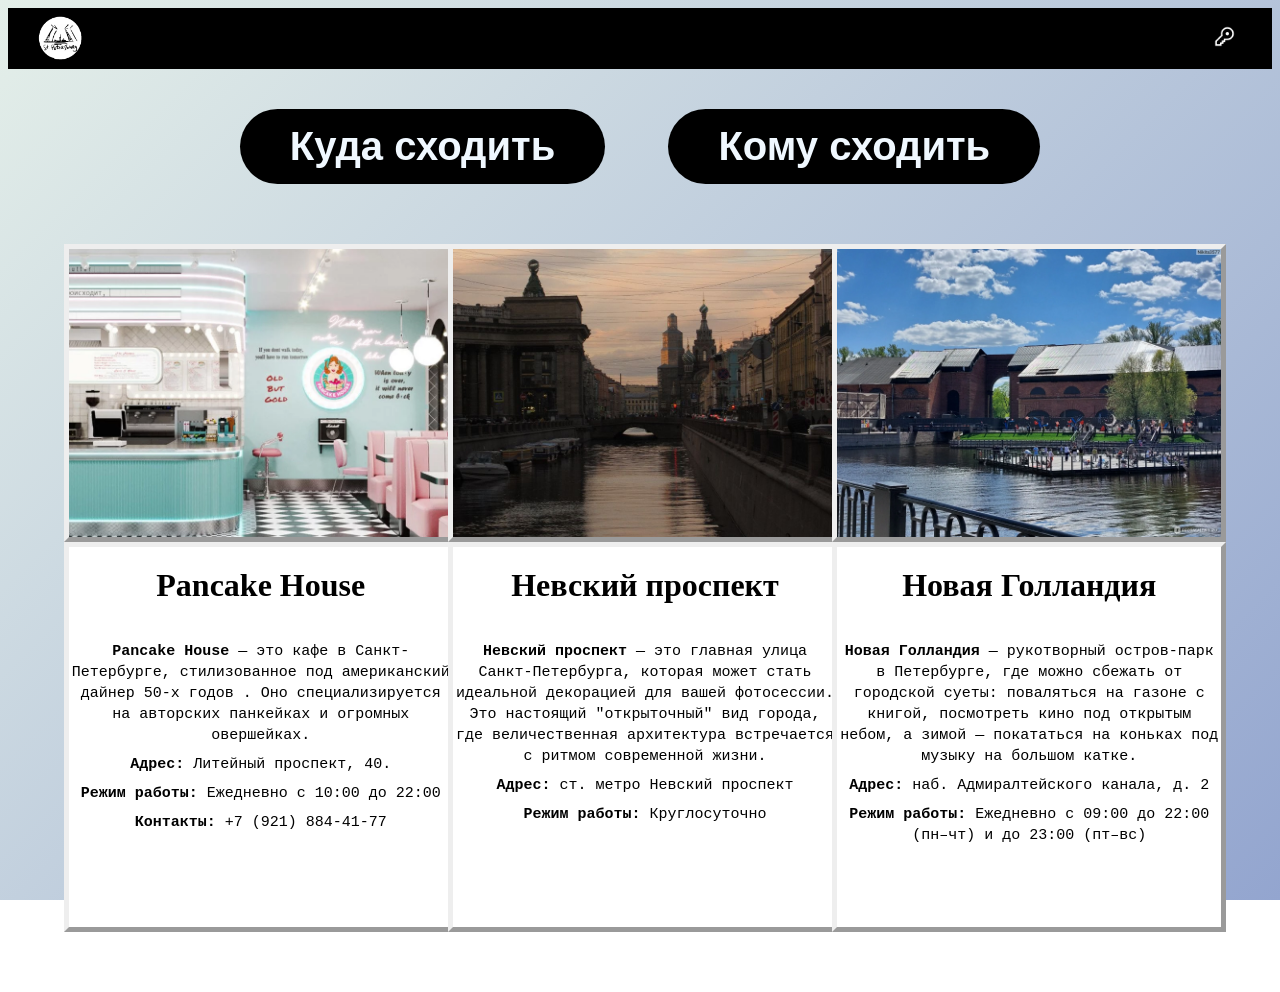
<file: index.html>
<!DOCTYPE html>
<head>
    <meta charset="UTF-8">
    <meta name="viewport" content="width=device-width, initial-scale=1.0">
    <title>GeoPeter</title>
    <link rel="stylesheet" href="style.css">
</head>
<body> 
    <header>
        <img class="logo" src="pictures/Логотип.png" alt="Логотип">
        <a href="registration/registration.html"><img class="entrance" src="pictures/вход.jpg" alt="Вход"></a>
    </header>

    <div class="button">
        <a href="where.html" class="Куда"><strong>Куда сходить</strong></a>
        <a href="who.html" class="Кому"><strong>Кому сходить</strong></a>
    </div>

    <div class="main">
    
    <div class="card_first">
        <img class= "PancakeHouse" src="pictures/Pancake House.webp" alt="Pancake House">
        <div class="main_first">
            <dl>
            <li class="title">
                <strong>Pancake House</strong>
            </li>
            <br>
            <li>
                <strong>Pancake House</strong> — это кафе в Санкт-Петербурге, стилизованное под американский дайнер 50-х годов . Оно специализируется на авторских панкейках и огромных овершейках.
            </li>
            <li>
                <strong>Адрес:</strong> Литейный проспект, 40.
            </li>
            <li>
                <strong>Режим работы:</strong> Ежедневно с 10:00 до 22:00
            </li>
            <li>
                <strong>Контакты:</strong> +7 (921) 884-41-77
            </li>
            </dl>
        </div>
    </div>
    <div class="card_second">
        <img class= "Nevskiy" src="pictures/Nevskiy.jpg" alt="Nevskiy">
        <div class="main_first">
            <dl>
            <li class="title">
                <strong>Невский проспект</strong>
            </li>
            <br>
            <li>
                <strong>Невский проспект</strong> — это главная улица Санкт-Петербурга, которая может стать идеальной декорацией для вашей фотосессии. Это настоящий "открыточный" вид города, где величественная архитектура встречается с ритмом современной жизни.
            </li>
            <li>
                <strong>Адрес:</strong> ст. метро Невский проспект
            </li>
            <li>
                <strong>Режим работы:</strong> Круглосуточно
            </li>
            </dl>
        </div>
    </div>
    <div class="card_third">
        <img class= "NewHolland" src="pictures/New Holland.webp" alt="New Holland">
        <div class="main_third">
            <dl>
            <li class="title">
                <strong>Новая Голландия</strong>
            </li>
            <br>
            <li>
               <strong>Новая Голландия</strong> — рукотворный остров-парк в Петербурге, где можно сбежать от городской суеты: поваляться на газоне с книгой, посмотреть кино под открытым небом, а зимой — покататься на коньках под музыку на большом катке.
            </li>
            <li>
                <strong>Адрес:</strong> наб. Адмиралтейского канала, д. 2
            </li>
            <li>
                <strong>Режим работы:</strong> Eжедневно с 09:00 до 22:00 (пн–чт) и до 23:00 (пт–вс)
            </li>
            </dl>
        </div>
    </div>

    </div>
</body>
</html>
</file>
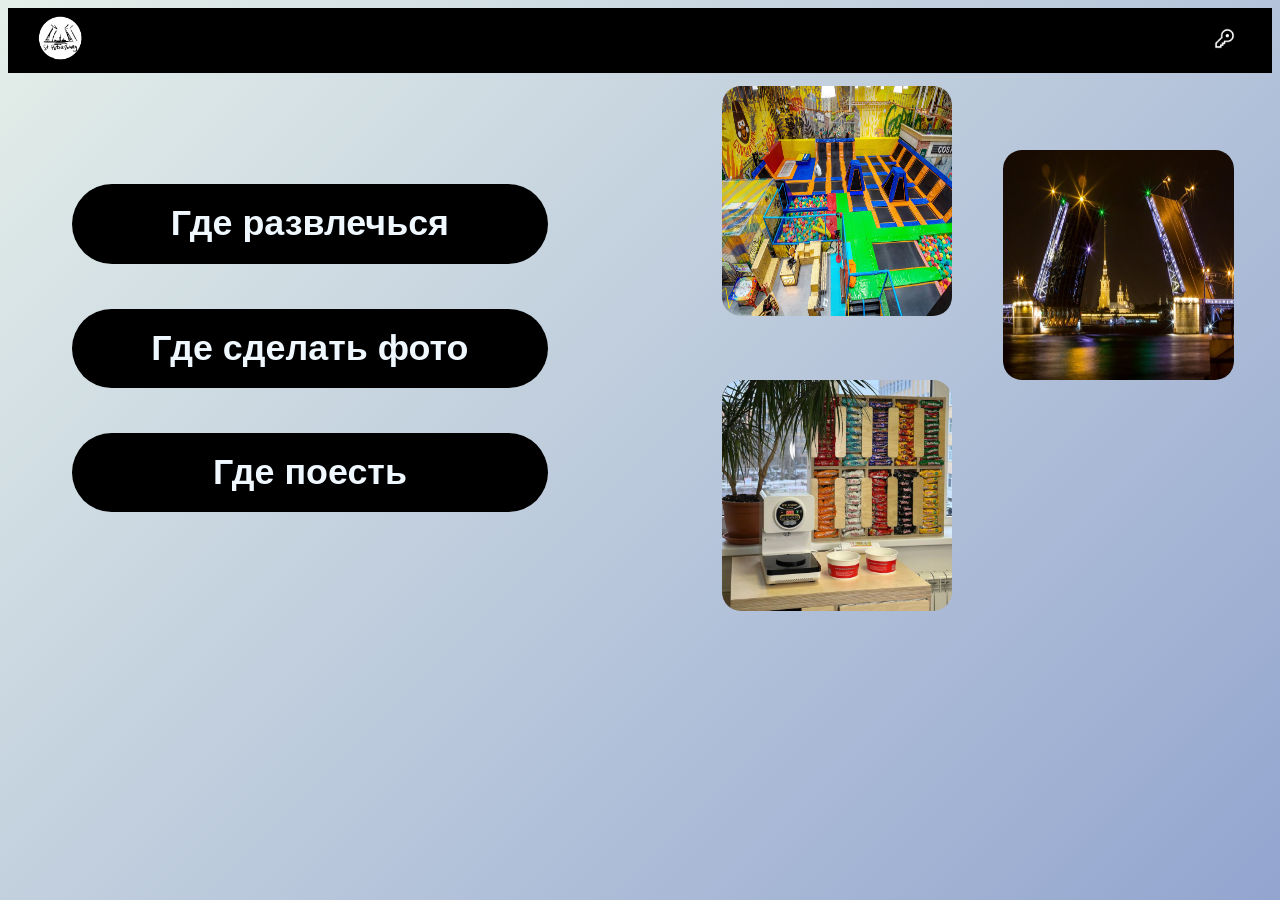
<file: where.html>
<!DOCTYPE html>
<html lang="en">
<head>
    <meta charset="UTF-8">
    <meta name="viewport" content="width=device-width, initial-scale=1.0">
    <title>GeoPeter</title>
    <link rel="stylesheet" href="where.css">
</head>
<body>
    <header>
         <a href="index.html"><img class="logo" src="pictures/Логотип.png" alt="Логотип"></a>
         <a href="registration/registration.html"><img class="entrance" src="pictures/вход.jpg" alt="Вход"></a>
    </header>
    <main class="main">
    
    <div class="text">
        <a href="places/where/fun/fun.html" class="button">Где развлечься</a>
        <a href="places/where/эphoto/photo.html" class="button">Где сделать фото</a>
        <a href="places/where/eat/eat.html" class="button">Где поесть</a>
    </div>

    <div class="photo">
        <img class = "image" src="pictures/where_fun.jpg" alt="image">
        <img class = "image" src="pictures/где_сфотографировать.jpg" alt="image">
        <img class = "image" src="pictures/где_поесть.jpg" alt="image">
    </div>
    
</main>
</body>
</html>
</file>
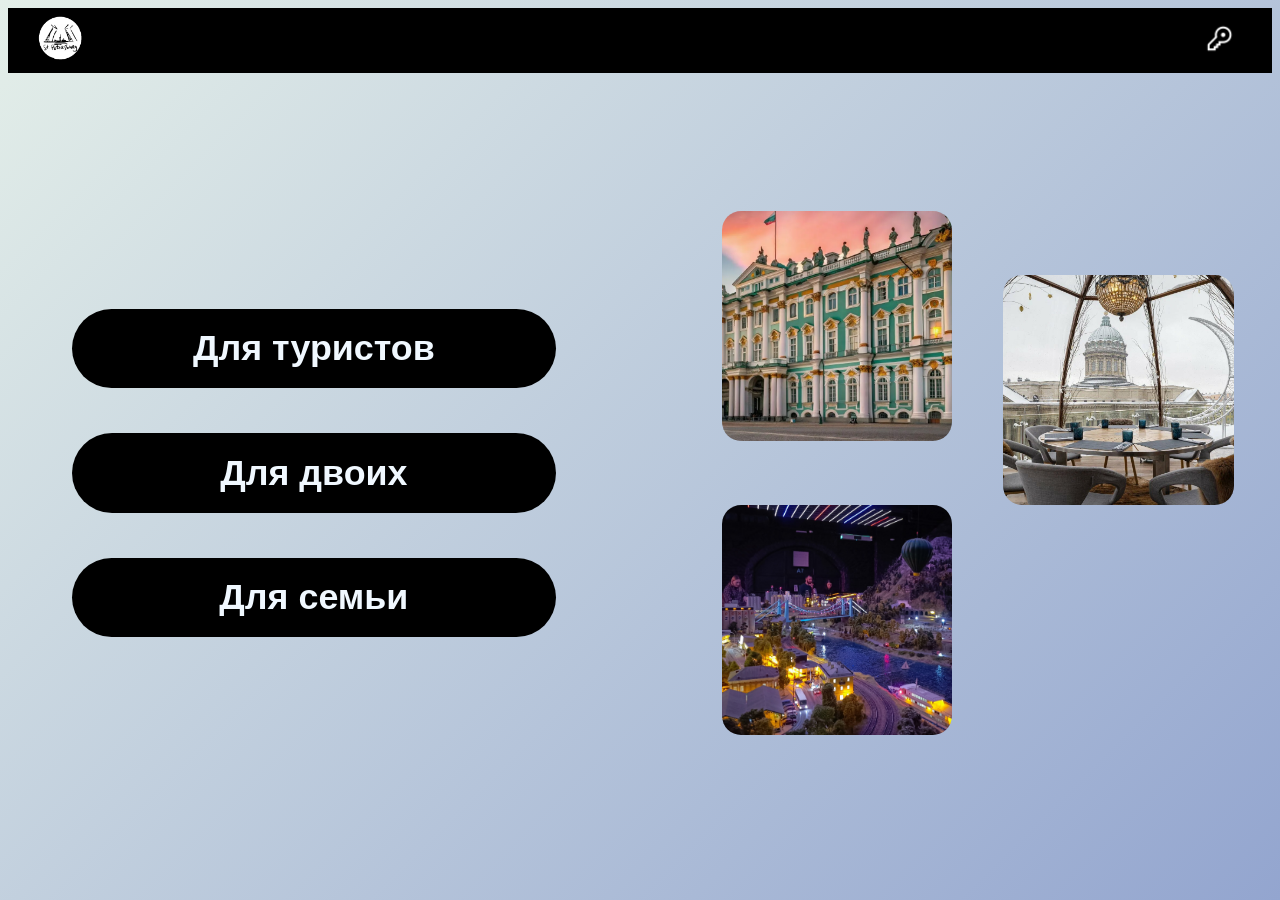
<file: who.html>
<!DOCTYPE html>
<html lang="ru">
    <head>
        <meta charset="UTF-8">
        <meta name="viewport" content="width=device-width, initial-scale=1.0">
        <title>GeoPeter</title>
        <link rel="stylesheet" href="who.css">
    </head>
    <body>
        <header>
            <a href="index.html"><img class="logo" src="pictures/Логотип.png" alt="Логотип"></a>
            <a href="registration/registration.html"><img class="entrance" src="pictures/вход.jpg" alt="Вход"></a>
        </header>
        <main class="main">
            <div class="text">
                <a href="places/who/tourist/tourist.html" class="button">Для туристов</a>
                <a href="places/who/lovers/lovers.html" class="button">Для двоих</a>
                <a href="places/who/family/family.html" class="button">Для семьи</a>
            </div>
            <div class="photo">
                <img class = "image" src="pictures/для_туристов.webp" alt="image">
                <img class = "image" src="pictures/для_двоих.jpg" alt="image">
                <img class = "image" src="pictures/для_семьи.jpg" alt="image">
            </div>
        </main>
    </body>
</html>
</file>
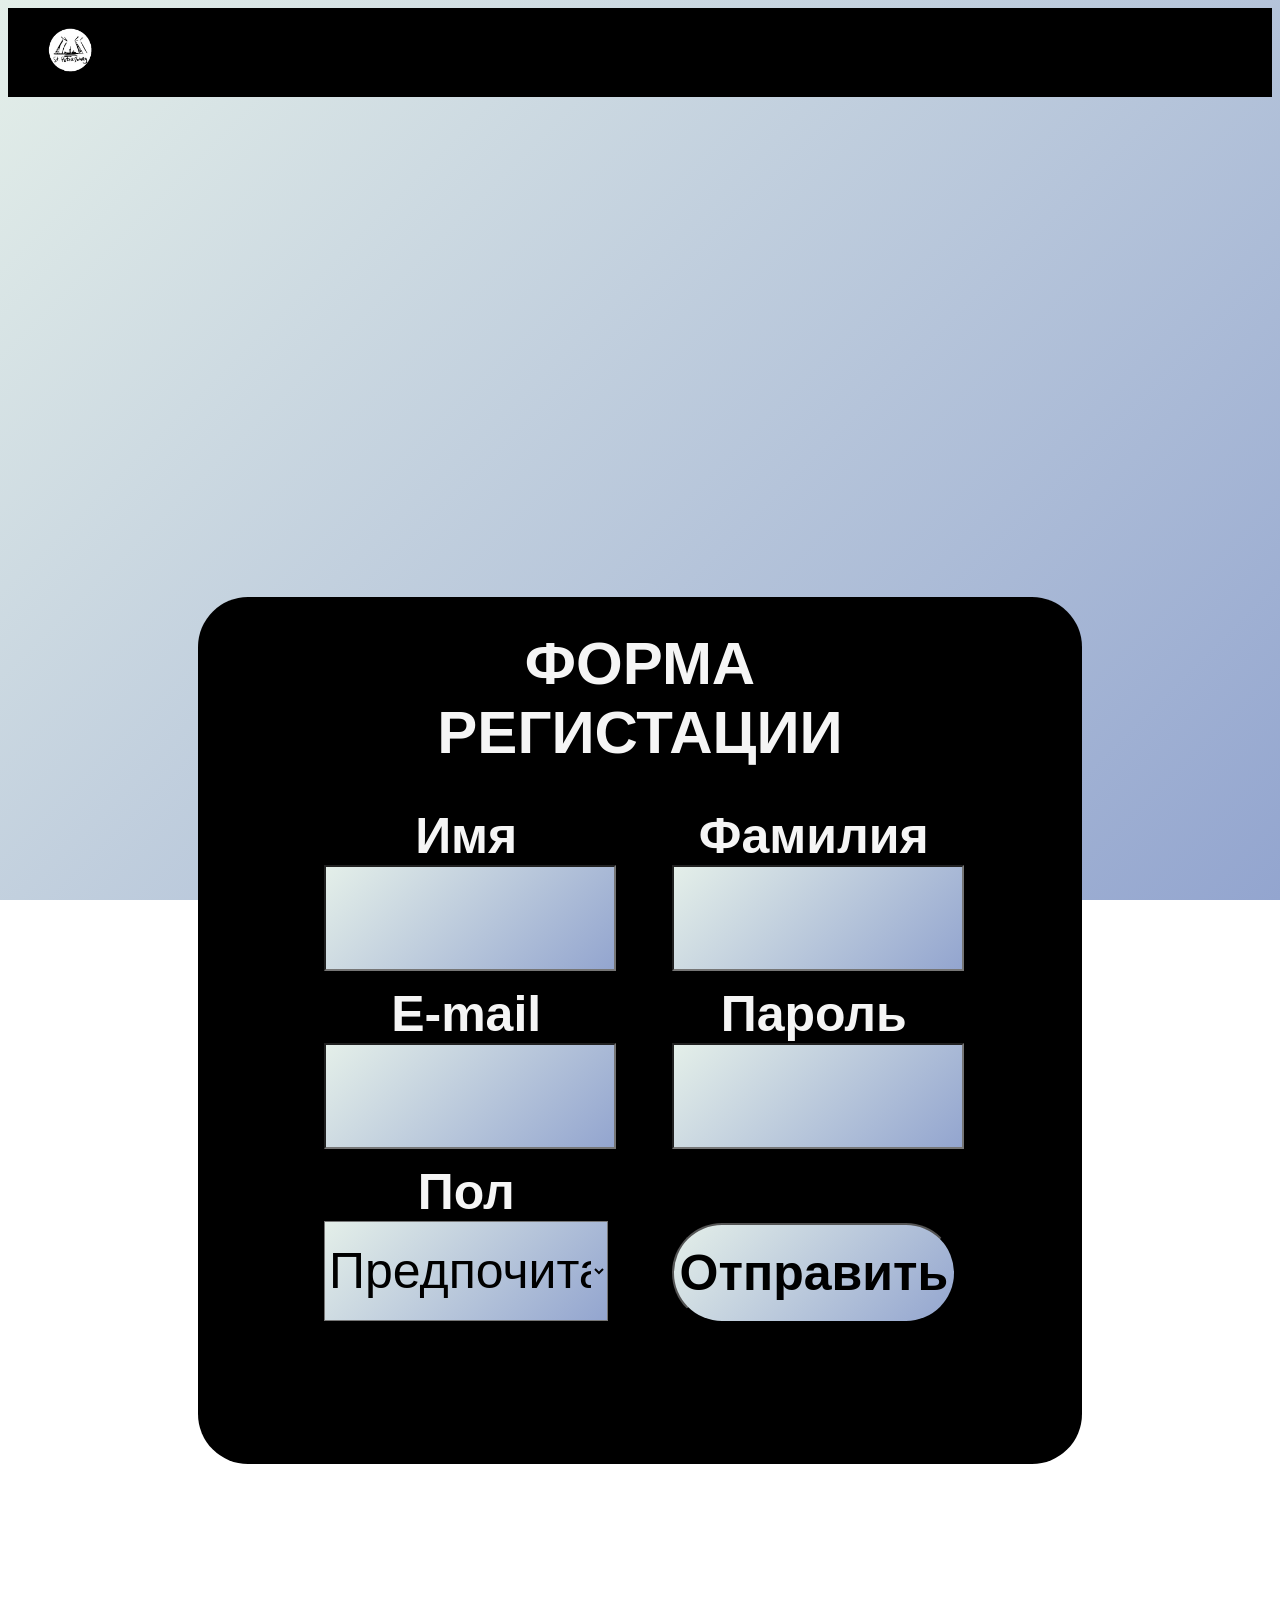
<file: registration/registration.html>
<!DOCTYPE html>
<html lang="ru">
<head>
    <meta charset="UTF-8">
    <meta name="viewport" content="width=device-width, initial-scale=1.0">
    <title>GeoPeter</title>
    <link rel="stylesheet" href="registration.css">
</head>
<body>
    <header>
        <a href="../index.html"><img class="logo" src="../pictures/Логотип.png" alt="Логотип"></a>
    </header>

    <form class="registration" id="registration">
        <h1 style="color:whitesmoke">ФОРМА РЕГИСТАЦИИ</h1>

        <div class="left">

        <label style="color:whitesmoke">Имя</label></br>
        <input type="text" size="50" name="name" id="name"/></br>

        <label style="color:whitesmoke">E-mail</label></br>
        <input type="email" size="50" name="email" id="email"/></br>

        <label style="color:whitesmoke">Пол</label></br>
        <select name="gender">
        <option value="female">Предпочитаю не говорить</option>
        <option value="male">Женский</option>
        <option value="other">Мужской</option>
        </select></br>

        </div>

        <div class="right">

        <label style="color:whitesmoke">Фамилия</label>
        <input type="text" size="50" name="surname" id="surname"/></br>

        <label style="color:whitesmoke">Пароль</label></br>
        <input type="password" size="50" name="password" id="password"/></br>

        <button type="submit">Отправить</button>
        
        </div>
        
    </form>
    <script src="validation.js"></script>
</body>
</html>
</file>
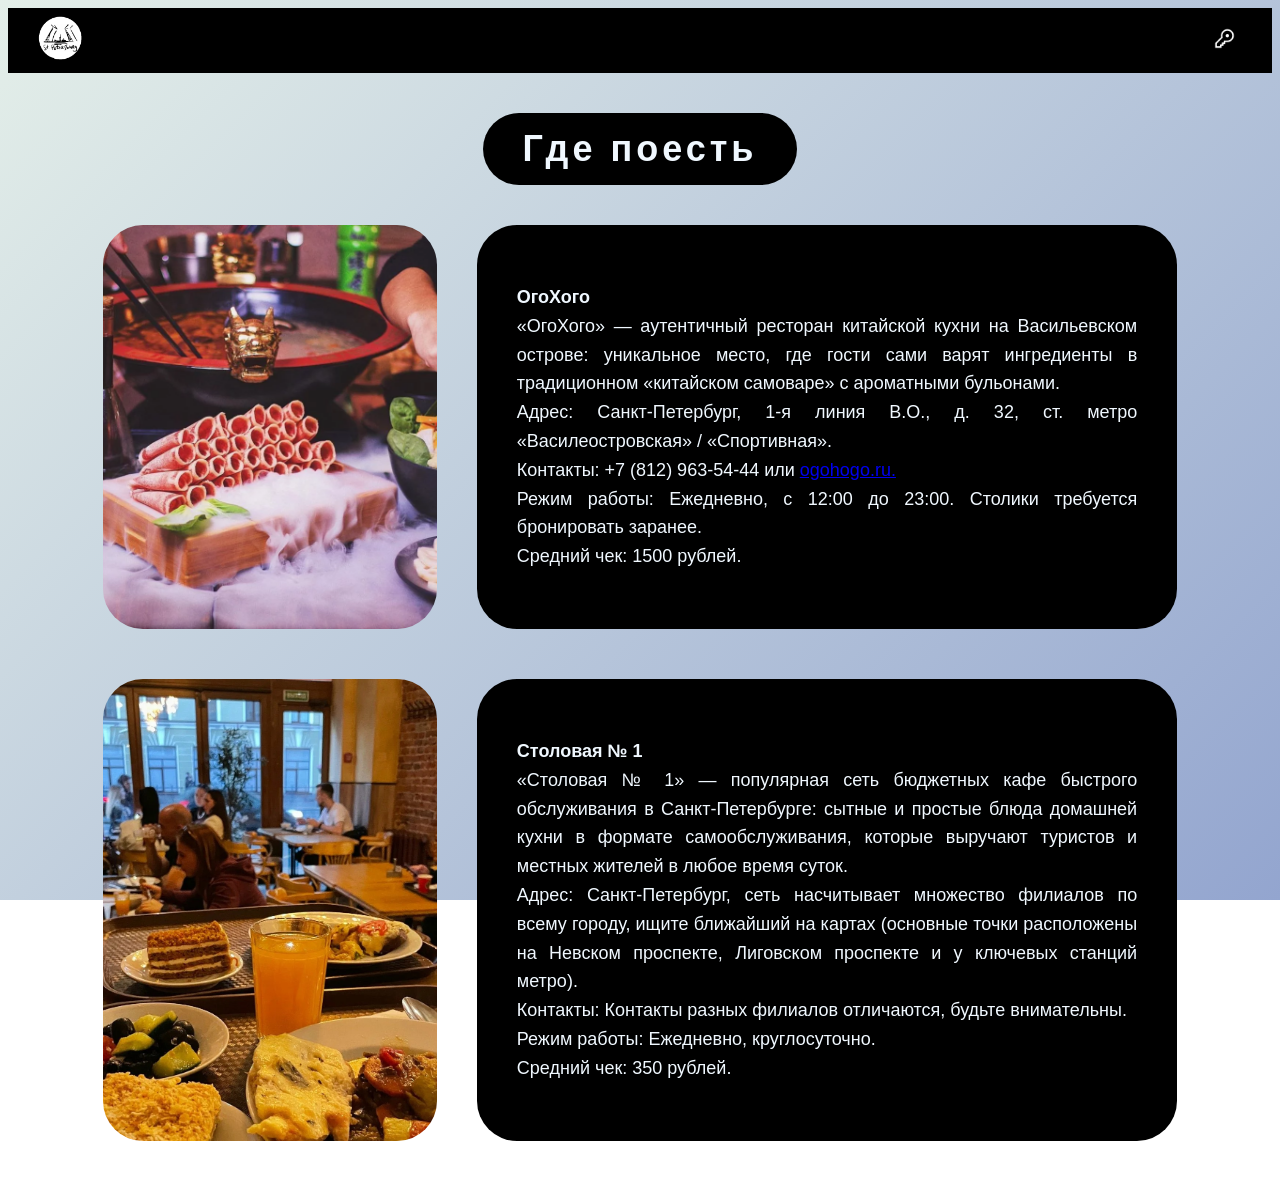
<file: places/where/eat/eat.html>
<!DOCTYPE html>
<head>
    <meta charset="UTF-8">
    <meta name="viewport" content="width=device-width, initial-scale=1.0">
    <title>GeoPeter</title>
    <link rel="stylesheet" href="eat.css">
</head>
<body> 
    <header>
        <a href="../../../index.html"><img class="logo" src="../../../pictures/Логотип.png" alt="Логотип"></a>
        <a href="../../../registration/registration.html"><img class="entrance" src="../../../pictures/вход.jpg" alt="Вход"></a>
    </header>

    <div class="name">Где поесть</div>

   <main class="main">
    <div class="card">
        <div class="text">
            <p><strong>ОгоХого</strong><br>
                «ОгоХого» — аутентичный ресторан китайской кухни на Васильевском острове: уникальное место, где гости сами варят ингредиенты в традиционном «китайском самоваре» с ароматными бульонами.<br>
                Адрес: Санкт‑Петербург, 1-я линия В.О., д. 32, ст. метро «Василеостровская» / «Спортивная».<br>
                Контакты: +7 (812) 963-54-44 или <a href="http://ogohogo.com/">ogohogo.ru.</a><br>
                Режим работы: Ежедневно, с 12:00 до 23:00. Столики требуется бронировать заранее.<br>
                Средний чек: 1500 рублей.
            </p>
        </div>
        <div class="image">
            <img src="../../../pictures/ogohogo.webp" alt="Сад дружбы">
        </div>
    </div>


    <div class="card">
        <div class="text">
            <p><strong>Столовая № 1</strong><br>
                «Столовая № 1» — популярная сеть бюджетных кафе быстрого обслуживания в Санкт‑Петербурге: сытные и простые блюда домашней кухни в формате самообслуживания, которые выручают туристов и местных жителей в любое время суток.<br>
                Адрес: Санкт‑Петербург, сеть насчитывает множество филиалов по всему городу, ищите ближайший на картах (основные точки расположены на Невском проспекте, Лиговском проспекте и у ключевых станций метро).<br>
                Контакты: Контакты разных филиалов отличаются, будьте внимательны.<br>
                Режим работы:  Ежедневно, круглосуточно.<br>
                Средний чек:  350 рублей.
            </p>
        </div>
        <div class="image">
            <img src="../../../pictures/stolovaya№1.jpg" alt="Дворцовый мост">
        </div>
    </div>
</main>
</body>
</html>
</file>
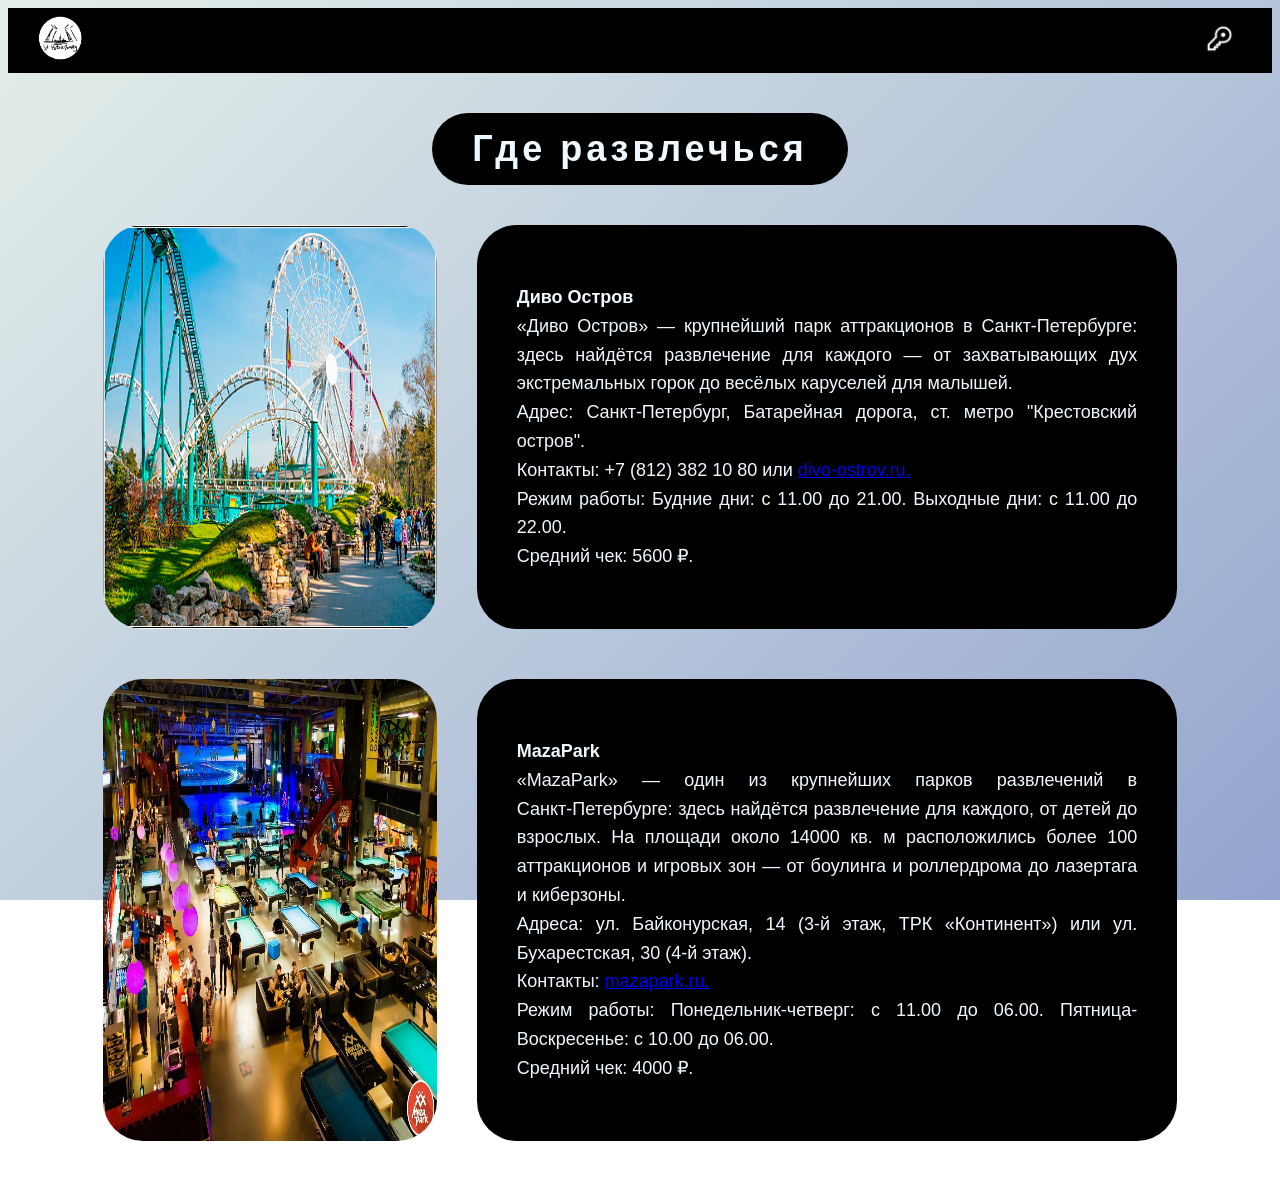
<file: places/where/fun/fun.html>
<!DOCTYPE html>
<head>
    <meta charset="UTF-8">
    <meta name="viewport" content="width=device-width, initial-scale=1.0">
    <title>GeoPeter</title>
    <link rel="stylesheet" href="fun.css">
</head>
<body> 
    <header>
        <a href="../../../index.html"><img class="logo" src="../../../pictures/Логотип.png" alt="Логотип"></a>
        <a href="../../../registration/registration.html"><img class="entrance" src="../../../pictures/вход.jpg" alt="Вход"></a>
    </header>

    <div class="name">Где развлечься</div>

   <main class="main">
    <div class="card">
        <div class="text">
            <p><strong>Диво Остров</strong><br>
                «Диво Остров» — крупнейший парк аттракционов в Санкт‑Петербурге: здесь найдётся развлечение для каждого — от захватывающих дух экстремальных горок до весёлых каруселей для малышей.<br>
                Адрес: Санкт-Петербург, Батарейная дорога, ст. метро "Крестовский остров".<br>
                Контакты: +7 (812) 382 10 80 или <a href="https://www.divo-ostrov.ru/">divo-ostrov.ru.</a><br>
                Режим работы: Будние дни: с 11.00 до 21.00. Выходные дни: с 11.00 до 22.00.<br>
                Средний чек: 5600 ₽.
            </p>
        </div>
        <div class="image">
            <img src="../../../pictures/divo_ostrov.jpg" alt="Диво Остров">
        </div>
    </div>


    <div class="card">
        <div class="text">
            <p><strong>MazaPark</strong><br>
                «MazaPark» — один из крупнейших парков развлечений в Санкт‑Петербурге: здесь найдётся развлечение для каждого, от детей до взрослых. На площади около 14000 кв. м расположились более 100 аттракционов и игровых зон — от боулинга и роллердрома до лазертага и киберзоны.<br>
                Адреса: ул. Байконурская, 14 (3-й этаж, ТРК «Континент») или ул. Бухарестская, 30 (4-й этаж).<br>
                Контакты: <a href="https://mazapark.ru/spb-bukharestskaya/?utm_medium=free&utm_source=yandex_maps">mazapark.ru.</a><br>
                Режим работы: Понедельник-четверг: с 11.00 до 06.00. Пятница-Воскресенье: с 10.00 до 06.00.<br>
                Средний чек: 4000 ₽.
            </p>
        </div>
        <div class="image">
            <img src="../../../pictures/Maza_Park.webp" alt="МазаПарк">
        </div>
    </div>
</main>
</body>
</html>
</file>
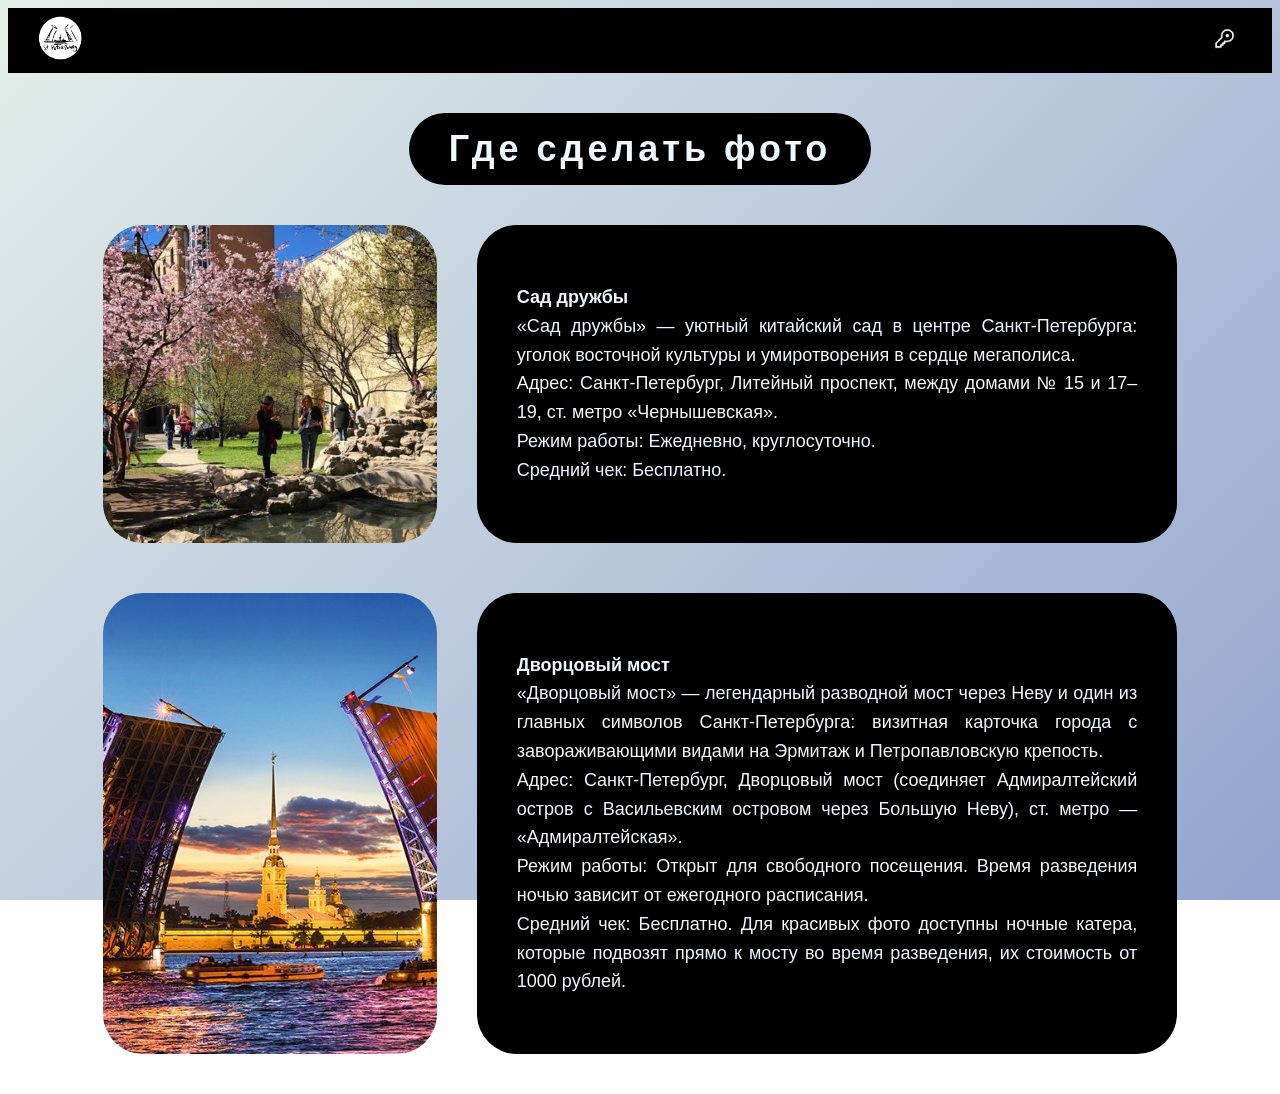
<file: places/where/эphoto/photo.html>
<!DOCTYPE html>
<head>
    <meta charset="UTF-8">
    <meta name="viewport" content="width=device-width, initial-scale=1.0">
    <title>GeoPeter</title>
    <link rel="stylesheet" href="photo.css">
</head>
<body> 
    <header>
        <a href="../../../index.html"><img class="logo" src="../../../pictures/Логотип.png" alt="Логотип"></a>
        <a href="../../../registration/registration.html"><img class="entrance" src="../../../pictures/вход.jpg" alt="Вход"></a>
    </header>

    <div class="name">Где сделать фото</div>

   <main class="main">
    <div class="card">
        <div class="text">
            <p><strong>Сад дружбы</strong><br>
                «Сад дружбы» — уютный китайский сад в центре Санкт‑Петербурга: уголок восточной культуры и умиротворения в сердце мегаполиса.<br>
                Адрес: Санкт‑Петербург, Литейный проспект, между домами № 15 и 17–19, ст. метро «Чернышевская».<br>
                Режим работы: Eжедневно, круглосуточно.<br>
                Средний чек: Бесплатно.
            </p>
        </div>
        <div class="image">
            <img src="../../../pictures/sad_sakura.webp" alt="Сад дружбы">
        </div>
    </div>


    <div class="card">
        <div class="text">
            <p><strong>Дворцовый мост</strong><br>
                «Дворцовый мост» — легендарный разводной мост через Неву и один из главных символов Санкт‑Петербурга: визитная карточка города с завораживающими видами на Эрмитаж и Петропавловскую крепость.<br>
                Адрес: Санкт‑Петербург, Дворцовый мост (соединяет Адмиралтейский остров с Васильевским островом через Большую Неву), ст. метро — «Адмиралтейская».<br>
                Режим работы: Открыт для свободного посещения. Время разведения ночью зависит от ежегодного расписания.<br>
                Средний чек: Бесплатно. Для красивых фото доступны ночные катера, которые подвозят прямо к мосту во время разведения, их стоимость от 1000 рублей.
            </p>
        </div>
        <div class="image">
            <img src="../../../pictures/bridge.jpg" alt="Дворцовый мост">
        </div>
    </div>
</main>
</body>
</html>
</file>
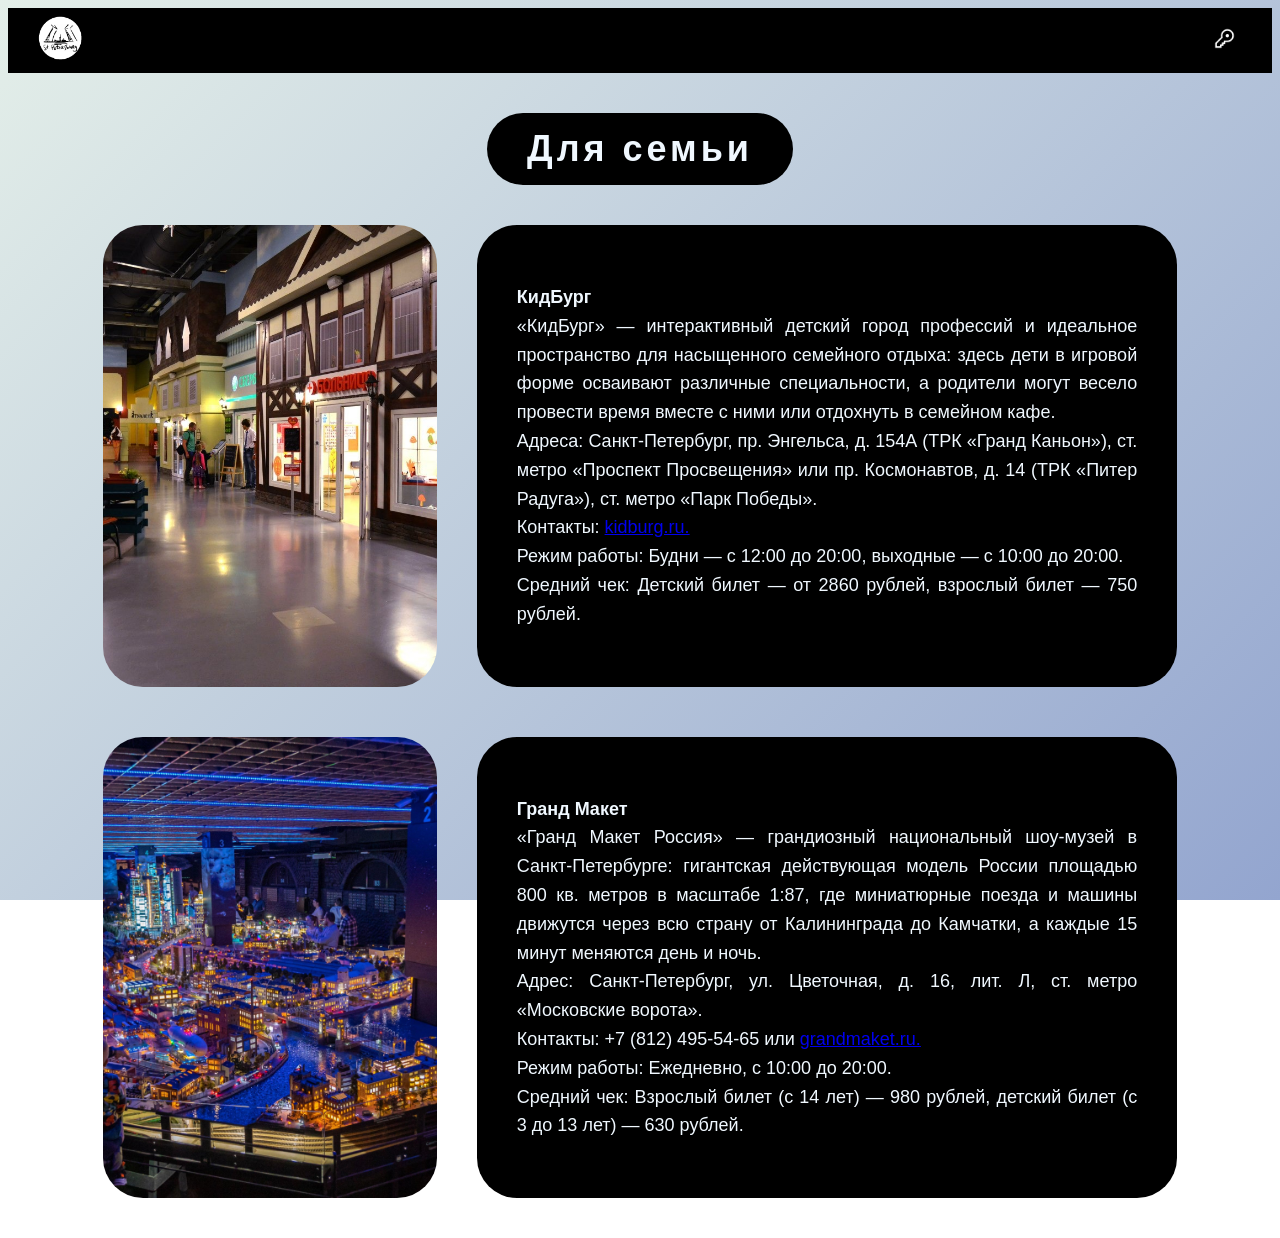
<file: places/who/family/family.html>
<!DOCTYPE html>
<head>
    <meta charset="UTF-8">
    <meta name="viewport" content="width=device-width, initial-scale=1.0">
    <title>GeoPeter</title>
    <link rel="stylesheet" href="family.css">
</head>
<body> 
    <header>
        <a href="../../../index.html"><img class="logo" src="../../../pictures/Логотип.png" alt="Логотип"></a>
        <a href="../../../registration/registration.html"><img class="entrance" src="../../../pictures/вход.jpg" alt="Вход"></a>
    </header>

    <div class="name">Для семьи</div>

   <main class="main">
    <div class="card">
        <div class="text">
            <p><strong>КидБург</strong><br>
                «КидБург» — интерактивный детский город профессий и идеальное пространство для насыщенного семейного отдыха: здесь дети в игровой форме осваивают различные специальности, а родители могут весело провести время вместе с ними или отдохнуть в семейном кафе.<br>
                Адреса: Санкт‑Петербург, пр. Энгельса, д. 154А (ТРК «Гранд Каньон»), ст. метро «Проспект Просвещения» или пр. Космонавтов, д. 14 (ТРК «Питер Радуга»), ст. метро «Парк Победы».<br>
                Контакты: <a href="https://kidburg.ru/">kidburg.ru.</a><br>
                Режим работы: Будни — с 12:00 до 20:00, выходные — с 10:00 до 20:00.<br>
                Средний чек: Детский билет — от 2860 рублей, взрослый билет — 750 рублей.
            </p>
        </div>
        <div class="image">
            <img src="../../../pictures/kidburg.jpg" alt="КидБург">
        </div>
    </div>


    <div class="card">
        <div class="text">
            <p><strong>Гранд Макет</strong><br>
                «Гранд Макет Россия» — грандиозный национальный шоу-музей в Санкт‑Петербурге: гигантская действующая модель России площадью 800 кв. метров в масштабе 1:87, где миниатюрные поезда и машины движутся через всю страну от Калининграда до Камчатки, а каждые 15 минут меняются день и ночь.<br>
                Адрес: Санкт‑Петербург, ул. Цветочная, д. 16, лит. Л, ст. метро «Московские ворота».<br>
                Контакты: +7 (812) 495-54-65 или <a href="http://grandmaket.ru/">grandmaket.ru.</a><br>
                Режим работы: Ежедневно, с 10:00 до 20:00.<br>
                Средний чек:  Взрослый билет (с 14 лет) — 980 рублей, детский билет (с 3 до 13 лет) — 630 рублей.
            </p>
        </div>
        <div class="image">
            <img src="../../../pictures/grand_maket.jpg" alt="Гранд Макет">
        </div>
    </div>
</main>
</body>
</html>
</file>
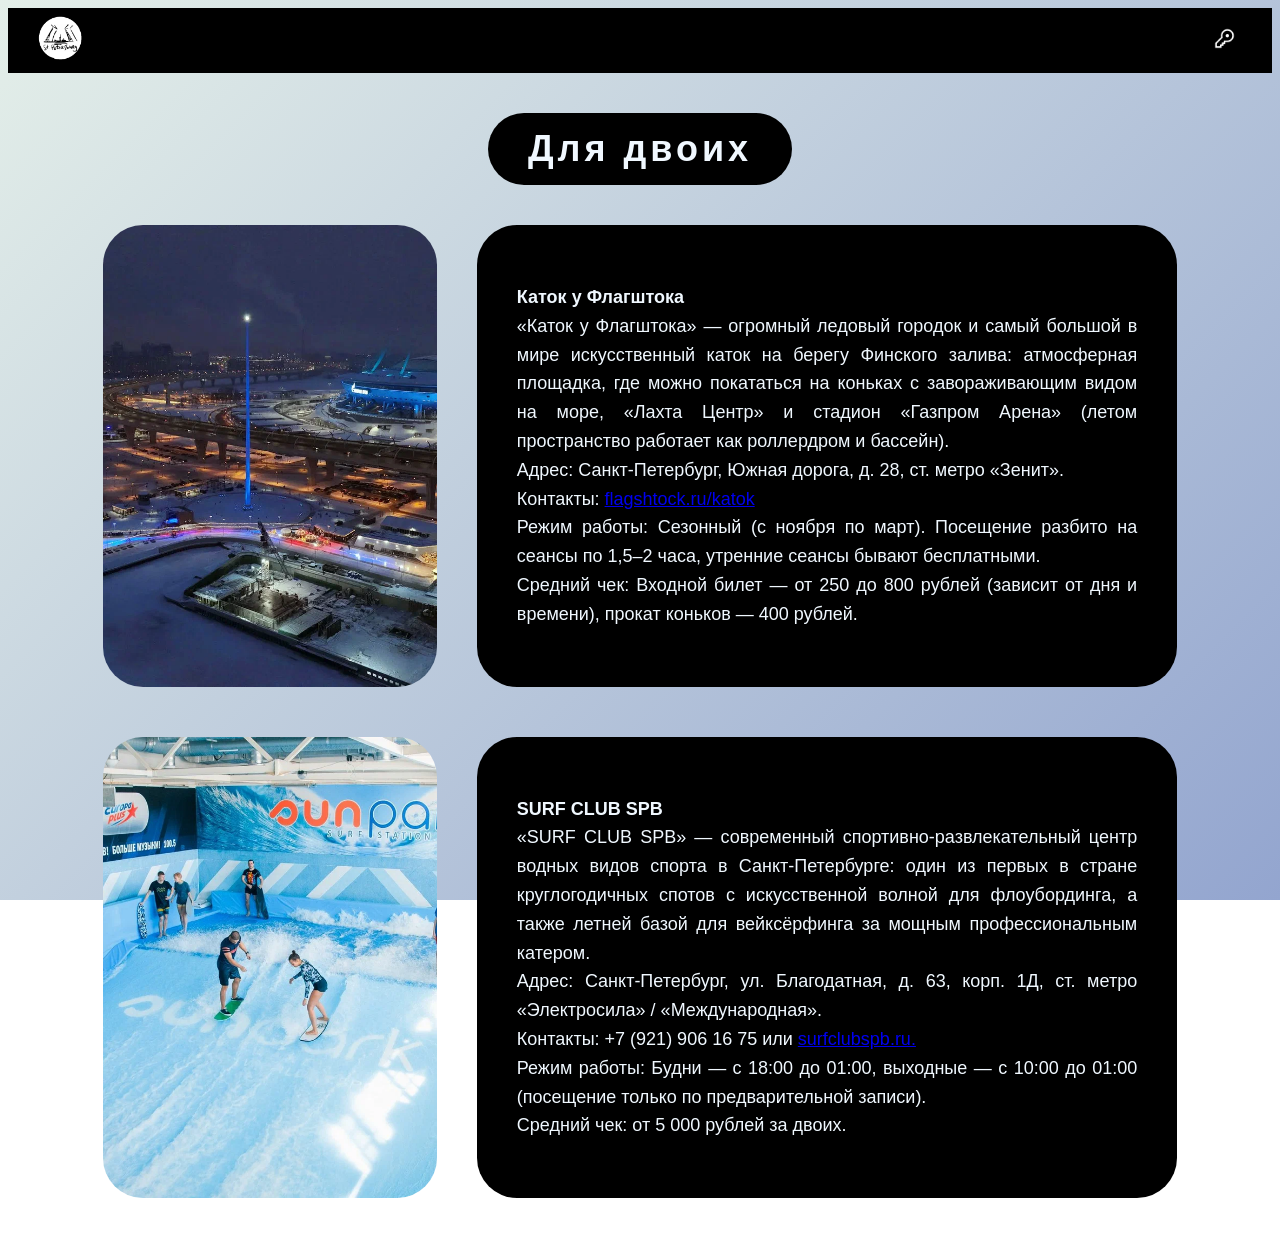
<file: places/who/lovers/lovers.html>
<!DOCTYPE html>
<head>
    <meta charset="UTF-8">
    <meta name="viewport" content="width=device-width, initial-scale=1.0">
    <title>GeoPeter</title>
    <link rel="stylesheet" href="lovers.css">
</head>
<body> 
    <header>
        <a href="../../../index.html"><img class="logo" src="../../../pictures/Логотип.png" alt="Логотип"></a>
        <a href="../../../registration/registration.html"><img class="entrance" src="../../../pictures/вход.jpg" alt="Вход"></a>
    </header>

    <div class="name">Для двоих</div>

   <main class="main">
    <div class="card">
        <div class="text">
            <p><strong>Каток у Флагштока</strong><br>
                «Каток у Флагштока» — огромный ледовый городок и самый большой в мире искусственный каток на берегу Финского залива: атмосферная площадка, где можно покататься на коньках с завораживающим видом на море, «Лахта Центр» и стадион «Газпром Арена» (летом пространство работает как роллердром и бассейн).<br>
                Адрес: Санкт‑Петербург, Южная дорога, д. 28, ст. метро «Зенит».<br>
                Контакты: <a href="https://flagshtock.ru/">flagshtock.ru/katok</a><br>
                Режим работы: Сезонный (с ноября по март). Посещение разбито на сеансы по 1,5–2 часа, утренние сеансы бывают бесплатными.<br>
                Средний чек: Входной билет — от 250 до 800 рублей (зависит от дня и времени), прокат коньков — 400 рублей.
            </p>
        </div>
        <div class="image">
            <img src="../../../pictures/katok.webp" alt="Каток">
        </div>
    </div>


    <div class="card">
        <div class="text">
            <p><strong>SURF CLUB SPB</strong><br>
                «SURF CLUB SPB» — современный спортивно-развлекательный центр водных видов спорта в Санкт‑Петербурге: один из первых в стране круглогодичных спотов с искусственной волной для флоубординга, а также летней базой для вейксёрфинга за мощным профессиональным катером.<br>
                Адрес: Санкт‑Петербург, ул. Благодатная, д. 63, корп. 1Д, ст. метро «Электросила» / «Международная».<br>
                Контакты: +7 (921) 906 16 75 или <a href="https://surfclubspb.ru/?utm_referer=geoadv_direct&utm_ya_campaign=83191955440&yabizcmpgn=54763333&utm_source=geoadv_direct&utm_candidate=61935180133&utm_content=17737839816&etext=2202.4QZ611Kjwp_-vIK16HEhH1WKIeGhKqvwpL0TKfHlJm-tID2LCBx-KgcldqIgoU2DdKNMPyQ5oLHpQNs8u-vEpPXv-kteLIuk5D8QPAzzcMFweHhrdW55dnNncWZ1bGJ4.4576e91fed3cb4d312d1e17c5021776f3aec68da&yclid=7080952438221963263">surfclubspb.ru.</a><br>
                Режим работы: Будни — с 18:00 до 01:00, выходные — с 10:00 до 01:00 (посещение только по предварительной записи).<br>
                Средний чек: от 5 000 рублей за двоих.
            </p>
        </div>
        <div class="image">
            <img src="../../../pictures/surf.webp" alt="Гранд Макет">
        </div>
    </div>
</main>
</body>
</html>
</file>
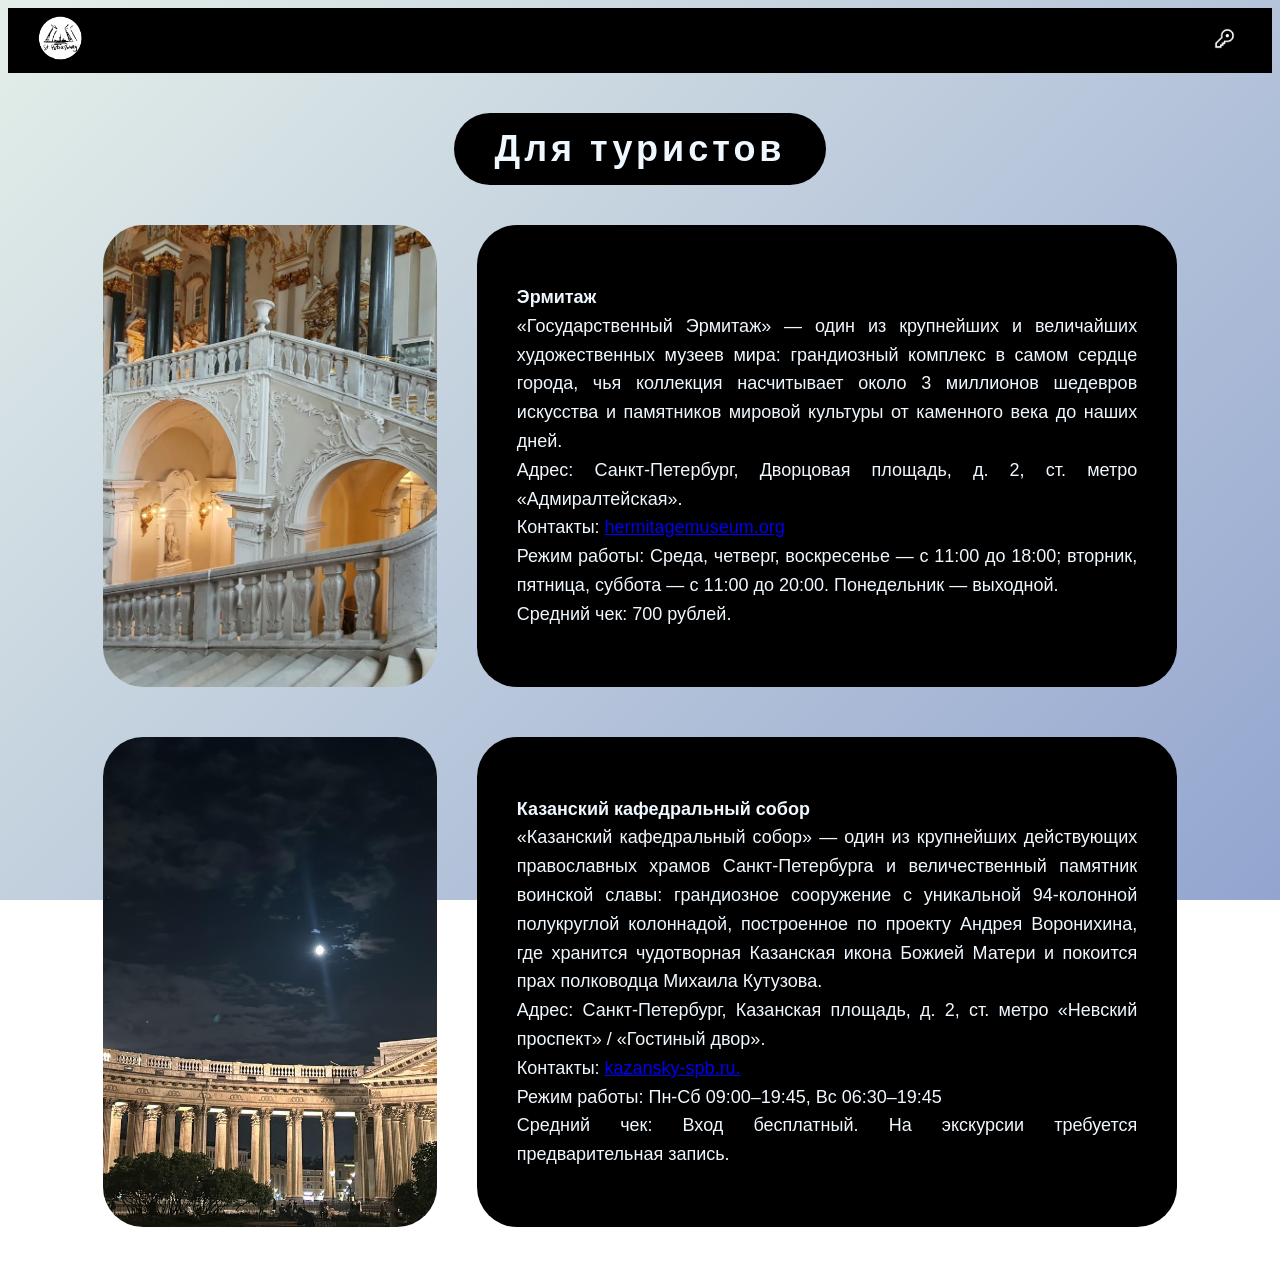
<file: places/who/tourist/tourist.html>
<!DOCTYPE html>
<head>
    <meta charset="UTF-8">
    <meta name="viewport" content="width=device-width, initial-scale=1.0">
    <title>GeoPeter</title>
    <link rel="stylesheet" href="tourist.css">
</head>
<body> 
    <header>
        <a href="../../../index.html"><img class="logo" src="../../../pictures/Логотип.png" alt="Логотип"></a>
        <a href="../../../registration/registration.html"><img class="entrance" src="../../../pictures/вход.jpg" alt="Вход"></a>
    </header>

    <div class="name">Для туристов</div>

   <main class="main">
    <div class="card">
        <div class="text">
            <p><strong>Эрмитаж</strong><br>
                «Государственный Эрмитаж» — один из крупнейших и величайших художественных музеев мира: грандиозный комплекс в самом сердце города, чья коллекция насчитывает около 3 миллионов шедевров искусства и памятников мировой культуры от каменного века до наших дней.<br>
                Адрес: Санкт‑Петербург, Дворцовая площадь, д. 2, ст. метро «Адмиралтейская».<br>
                Контакты: <a href="https://hermitagemuseum.org/">hermitagemuseum.org</a><br>
                Режим работы: Среда, четверг, воскресенье — с 11:00 до 18:00; вторник, пятница, суббота — с 11:00 до 20:00. Понедельник — выходной.<br>
                Средний чек: 700 рублей.
            </p>
        </div>
        <div class="image">
            <img src="../../../pictures/hermitage.webp" alt="Эрмитаж">
        </div>
    </div>


    <div class="card">
        <div class="text">
            <p><strong>Казанский кафедральный собор</strong><br>
                «Казанский кафедральный собор» — один из крупнейших действующих православных храмов Санкт‑Петербурга и величественный памятник воинской славы: грандиозное сооружение с уникальной 94-колонной полукруглой колоннадой, построенное по проекту Андрея Воронихина, где хранится чудотворная Казанская икона Божией Матери и покоится прах полководца Михаила Кутузова.<br>
                Адрес: Санкт‑Петербург, Казанская площадь, д. 2, ст. метро «Невский проспект» / «Гостиный двор».<br>
                Контакты: <a href="https://kazansky-spb.ru/">kazansky-spb.ru.</a><br>
                Режим работы: Пн-Сб 09:00–19:45, Вс 06:30–19:45<br>
                Средний чек: Вход бесплатный. На экскурсии требуется предварительная запись.
            </p>
        </div>
        <div class="image">
            <img src="../../../pictures/kazan.jpg" alt="Казанский собор">
        </div>
    </div>
</main>
</body>
</html>
</file>
<file: style.css>
header {
    background-color: black;
    display: flex;
    justify-content: space-between;
    align-items: center;
    padding: 8px 30px;
}
body {
   background: linear-gradient(135deg, #e4efe9 0%, #93a5cf 100%);
   background-attachment: fixed;
}
.logo {
    width: auto;
    height: auto;
    max-height: 45px;
}
.entrance {
    width: auto;
    height: auto;
    max-height: 35px;
}
.button {
    display: flex;
    justify-content: center;
    gap: 5%;
    margin-top: 40px;
}
.Куда, .Кому {
    font-family: 'Gill Sans', 'Gill Sans MT', Calibri, 'Trebuchet MS', sans-serif;
    font-size: 40px;
    color: aliceblue;
    background-color: black;
    padding: 15px 50px;
    text-decoration: none;
    border-radius: 40px;
    text-align: center;
}
.Куда:hover, .Кому:hover {
   transform: scale(1.05);
}
.main {
    display: flex;
    justify-content: center;
    margin: 60px auto;
    width: 95%;
}
.card_first, .card_second, .card_third {
    display: flex;
    flex-direction: column;
    width: 32%;
    max-width: 420px;
    background-color: white;
}
.PancakeHouse, .Nevskiy, .NewHolland {
   width: 100%;
   height: auto;
   border: outset 5px;
   aspect-ratio: 4 / 3;
   object-fit: cover;
   mix-blend-mode: normal;
   display: block;
}
.main_first, .main_second, .main_third {
    background-color: rgb(255, 255, 255);
    width: 100%;
    height: 380px; 
    border: outset 5px;
    display: flex;
    flex-direction: column;
    flex-grow: 1;
}
dl {
    list-style-type: none;
    text-align: center;
}
.title {
    font-family: fantasy;
    font-size: 32px;
    margin-bottom: 15px;
}
li {
    font-family: monospace;
    font-size: 15px;
    list-style-type: none;
    margin-bottom: 8px;
    line-height: 1.4;
}
@media (max-width: 768px) {
    body {
        overflow-x: hidden;
    }
    .logo, .entrance {
        max-width: 70px;
    }
    .button {
        gap: 20px;
        padding: 0 15px;
        margin-top: 25px;
        margin-bottom: 20px;
    }
    .Куда, .Кому {
        font-size: 24px;
        padding: 12px 10px;
        border-radius: 40px;
    }
    .main {
        display: grid;
        grid-template-columns: 1fr 1fr;
        gap: 15px;
        padding: 0 10px;
        margin: 20px auto;
        align-items: start;
    }
    .card_first, .card_second, .card_third {
        width: 100%;
        display: flex;
        flex-direction: column;
    }
    .card_first {
        grid-column: 1;
    }
    .card_second {
        grid-column: 2;
        margin-top: 130px;
    }
    .card_third {
        grid-column: 1;
        margin-top: -60px;
    }
    .PancakeHouse, .Nevskiy, .NewHolland {
        height: 130px;
        width: 100%;
        border: outset 6px;
        border-bottom: none;
        box-sizing: border-box;
    }
    .main_first, .main_second, .main_third {
        height: auto;
        width: 100%;
        padding: 12px 8px;
        border: outset 6px;
        border-top: none;
        box-sizing: border-box;
    }
    .title {
        font-size: 18px;
        margin-bottom: 5px;
    }
    li {
        font-size: 11px;
        text-align: center;
    }
}
</file>
<file: where.css>
header {
    background-color: black;
    display: flex;
    justify-content: space-between;
    align-items: center;
    padding: 8px 30px;
}
body {
   background: linear-gradient(135deg, #e4efe9 0%, #93a5cf 100%);
   background-attachment: fixed;
}
.logo {
    width: auto;
    height: auto;
    max-height: 45px;
}
.entrance {
    width: auto;
    height: auto;
    max-height: 35px;
}
.entrance img {
    width: auto;
    height: auto;
    max-height: 70px;
}
.main {
    display: flex;
    justify-content: space-between;
    align-items: center;
    padding: 1vw 5vw;
    box-sizing: border-box;
}
.text {
    display: flex;
    flex-direction: column;
    gap: 5vh;
}
.button {
    font-family: sans-serif;
    color: aliceblue;
    background-color: black;
    padding: 1.5vw 0vw;
    text-decoration: none;
    border-radius: 200px;
    font-size: 2.8vw;
    text-align: center;
    font-weight: bold;
    width: 150%;
}
.button:hover {
    transform: scale(1.05);
}
.photo {
    display: grid;
    grid-template-columns: repeat(2, 18vw); 
    gap: 2vw;
}
.image {
    width: 100%;
    height: 18vw;
    border-radius: 1.5vw; 
}
.image:nth-child(1) { 
    grid-column: 1; 
} 
.image:nth-child(2) { 
    grid-column: 2; 
    margin-top: 5vw;
    margin-left: 2vw;
} 
.image:nth-child(3) { 
    grid-column: 1; 
    margin-top: -2vw;
}
@media (max-width: 992px) {
    .logo, .entrance { 
        max-width: 70px;
    }
    .main {
        display: flex;
        flex-direction: column; 
        align-items: center;
        padding: 20px;
    }
    .text {
        margin: 40px auto;
        gap: 30px;
        width: 100%;
        align-items: center;
    }
    .button {
        width: 80%;
        max-width: 350px;
        font-size: 1.2rem;
        padding: 12px 20px;
    }
    .photo {
        margin: 40px auto;
        display: grid;
        grid-template-columns: 1fr;
        gap: 30px;
        width: 90%;
        max-width: 400px;
    }
    .image {
        height: 160px;
        border-radius: 20px;
    }
    .image:nth-child(1), 
    .image:nth-child(2), 
    .image:nth-child(3) { 
        grid-column: auto; 
        margin-top: 0; 
    }
}
</file>
<file: who.css>
header {
    background-color: black;
    display: flex;
    justify-content: space-between;
    align-items: center;
    padding: 8px 30px;
}
body {
   background: linear-gradient(135deg, #e4efe9 0%, #93a5cf 100%);
   background-attachment: fixed;
}
.logo {
    width: auto;
    height: auto;
    max-height: 45px;
}
.entrance {
    width: auto;
    height: auto;
    max-height: 45px;
}
.entrance img {
    width: auto;
    height: auto;
    max-height: 70px;
}
.main {
    display: flex;
    justify-content: space-between;
    align-items: center;
    padding: 1vw 5vw;
    min-height: calc(100vh - 100px);
    box-sizing: border-box;
}
.text {
    display: flex;
    flex-direction: column;
    gap: 5vh;
    width: max-content;
}
.button {
    font-family: sans-serif;
    color: aliceblue;
    background-color: black;
    padding: 1.5vw 0vw;
    text-decoration: none;
    border-radius: 200px;
    font-size: 2.8vw;
    text-align: center;
    font-weight: bold;
    width: 200%;
}
.button:hover {
    transform: scale(1.05);
}
.photo {
    display: grid;
    grid-template-columns: repeat(2, 18vw); 
    gap: 2vw;
}
.image {
    width: 100%;
    height: 18vw;
    object-fit: cover;
    border-radius: 1.5vw;
}
.image:nth-child(1) { 
    grid-column: 1; 
} 
.image:nth-child(2) { 
    grid-column: 2; 
    margin-top: 5vw;
    margin-left: 2vw;
} 
.image:nth-child(3) { 
    grid-column: 1; 
    margin-top: -2vw;
}
@media (max-width: 992px) {
    .logo, .entrance { 
        max-width: 70px;
    }
    .main {
        display: flex;
        flex-direction: column; 
        align-items: center;
        padding: 20px;
    }
    .text {
        margin: 40px auto;
        gap: 30px;
        width: 100%;
        align-items: center;
    }
    .button {
        width: 80%;
        max-width: 350px;
        font-size: 1.2rem;
        padding: 12px 20px;
    }
    .photo {
        margin: 40px auto;
        display: grid;
        grid-template-columns: 1fr;
        gap: 30px;
        width: 90%;
        max-width: 400px;
    }
    .image {
        height: 160px;
        border-radius: 20px;
    }
    .image:nth-child(1), 
    .image:nth-child(2), 
    .image:nth-child(3) { 
        grid-column: auto; 
        margin-top: 0; 
    }
}
</file>
<file: registration/registration.css>
header {
    background-color: black;
    display: flex;
    justify-content: space-between;
    align-items: center;
    padding: 20px 40px;
}
body {
   background: linear-gradient(135deg, #e4efe9 0%, #93a5cf 100%);
   background-attachment: fixed;
}
.logo {
    width: auto;
    height: auto;
    max-height: 45px;
}
.registration {
    display: flex;
    flex-wrap: wrap;
    justify-content: space-between;
    background-color: black;
    border-radius: 50px;
    padding: 10%;
    margin: 0 auto;
    width: 50%;
    margin-top: 500px;
    margin-bottom: 500px;
}
input {
    background: linear-gradient(135deg, #e4efe9 0%, #93a5cf 100%);
    width: 100%;
    height: 100px;
    font-size: 50px;
    margin-bottom: 5%;
}
select {
    background: linear-gradient(135deg, #e4efe9 0%, #93a5cf 100%);
    width: 100%;
    height: 100px;
    font-size: 50px;
    margin-bottom: 5%;
}
h1 {
    width: 100%;
    font-size: 60px;
    font-family: sans-serif;
    text-align: center;
    margin-top: -15%;
}
label {
    font-size: 50px;
    font-family: sans-serif;
    text-align: center;
    margin-bottom: 5%;
    font-weight: bold;
}
.left {
    width: 45%;
    text-align: center;
}
.right {
    width: 45%;
    text-align: center;
}
button {
    background: linear-gradient(135deg, #e4efe9 0%, #93a5cf 100%);
    width: 100%;
    height: 100px;
    font-size: 50px;
    margin-bottom: 5%;
    border-radius: 100px;
    font-weight: bold;
    margin-top: 60px;
}
@media (max-width: 992px) {
.logo {
    max-width: 70px;
}
.registration {
    width: 80%;
    height: 300px;
    margin-top: 50%;
}
input {
    background: linear-gradient(135deg, #e4efe9 0%, #93a5cf 100%);
    width: 100%;
    height: 30px;
    font-size: 20px;
    margin-bottom: 20%;
}
select {
    background: linear-gradient(135deg, #e4efe9 0%, #93a5cf 100%);
    width: 100%;
    height: 30px;
    font-size: 10px;
    margin-bottom: 20%;
}
h1 {
    font-size: 23px;
    margin-top: 0%;
    margin-bottom: 15%;
}
label {
    font-size: 20px;
}
.right {
    margin-left: 50% ;
    margin-top: -78%;
}
button {
    background: linear-gradient(135deg, #e4efe9 0%, #93a5cf 100%);
    width: 100%;
    height: 40px;
    font-size: 20px;
    margin-top: 20px;
}
}
</file>
<file: places/where/eat/eat.css>
header {
    background-color: black;
    display: flex;
    justify-content: space-between;
    align-items: center;
    padding: 8px 30px;
}
body {
   background: linear-gradient(135deg, #e4efe9 0%, #93a5cf 100%);
   background-attachment: fixed;
}
.logo {
    width: auto;
    height: auto;
    max-height: 45px;
}
.entrance {
    width: auto;
    height: auto;
    max-height: 35px;
}
.name {
    font-family: 'Gill Sans', 'Gill Sans MT', Calibri, 'Trebuchet MS', sans-serif;
    font-size: 36px;       
    color: aliceblue;
    font-weight: bold;
    padding: 15px 40px;
    letter-spacing: 4px;   
    background-color: black;
    border-radius: 100px;  
    width: max-content;    
    max-width: 90%;
    margin: 40px auto 20px auto; 
    text-align: center;
}
.main {
    display: flex;
    flex-direction: column;
    gap: 50px;
    width: 85%;
    max-width: 1200px;    
    margin: 40px auto;
}
.card {
    display: flex;
    flex-direction: row-reverse;
    justify-content: space-between;
    align-items: stretch;        
    width: 100%;
    gap: 40px;
}
.image {
    width: 35%;
    display: flex;
}
.image img {
    width: 100%;
    height: 100%;
    object-fit: cover;     
    display: block;
    border-radius: 40px;
}
.text {
    width: 65%;
    font-family: 'Gill Sans', 'Gill Sans MT', Calibri, 'Trebuchet MS', sans-serif;
    font-size: 18px;       
    line-height: 1.6;
    text-align: justify;
    color: aliceblue;
    background-color: black;
    padding: 40px;         
    border-radius: 40px;
    display: flex;
    align-items: center;   
}
@media screen and (max-width: 768px) {
    body {
        overflow-x: hidden;
    }
    .logo, .entrance {
        max-width: 70px;
    }
    .name {
        font-size: 24px;
        letter-spacing: 2px;
        width: 85%;
        border-radius: 50px;
        margin-top: 5%;
        padding: 15px 10px;
    }
    .main {
        width: 90%;
        gap: 40px;
        margin: 30px auto;
        display: flex;
        flex-direction: column;
    }
    .card {
        display: flex;
        flex-direction: column-reverse;
        justify-content: center;
        align-items: center;
        width: 100%;
        gap: 15px;
    }
    .image {
        width: 100%;
        max-width: 100%;
        display: flex;
        justify-content: center;
    }
    .image img {
        width: 100%;
        height: 240px;
        object-fit: cover;
        display: block;
    }
    .text {
        width: 100%;
        font-size: 14px;
        padding: 25px 20px;
        background-color: black;
        color: aliceblue;
        box-sizing: border-box;
    }
    .text strong:first-child {
        font-size: 18px;
        text-align: center;
    }
}
</file>
<file: places/where/fun/fun.css>
header {
    background-color: black;
    display: flex;
    justify-content: space-between;
    align-items: center;
    padding: 8px 30px;
}
body {
   background: linear-gradient(135deg, #e4efe9 0%, #93a5cf 100%);
   background-attachment: fixed;
}
.logo {
    width: auto;
    height: auto;
    max-height: 45px;
}
.entrance {
    width: auto;
    height: auto;
    max-height: 45px;
}
.name {
    font-family: 'Gill Sans', 'Gill Sans MT', Calibri, 'Trebuchet MS', sans-serif;
    font-size: 36px;       
    color: aliceblue;
    font-weight: bold;
    padding: 15px 40px;
    letter-spacing: 4px;   
    background-color: black;
    border-radius: 100px;  
    width: max-content;    
    max-width: 90%;
    margin: 40px auto 20px auto; 
    text-align: center;
}
.main {
    display: flex;
    flex-direction: column;
    gap: 50px;
    width: 85%;
    margin: 40px auto;
}
.card {
    display: flex;
    flex-direction: row-reverse;
    justify-content: space-between;
    width: 100%;
    gap: 40px;
}
.image {
    width: 35%;
}
.image img {
    width: 100%;
    height: 100%;
    border-radius: 40px;
}
.text {
    width: 65%;
    font-family: 'Gill Sans', 'Gill Sans MT', Calibri, 'Trebuchet MS', sans-serif;
    font-size: 18px;       
    line-height: 1.6;
    text-align: justify;
    color: aliceblue;
    background-color: black;
    padding: 40px;         
    border-radius: 40px;
    align-items: center;   
}
@media screen and (max-width: 768px) {
    body {
        overflow-x: hidden;
    }
    .logo, .entrance {
        max-width: 70px;
    }
    .name {
        font-size: 24px;
        letter-spacing: 2px;
        width: 85%;
        border-radius: 50px;
        margin-top: 5%;
        padding: 15px 10px;
    }
    .main {
        width: 90%;
        gap: 40px;
        margin: 30px auto;
    }
    .card {
        display: flex;
        flex-direction: column-reverse;
        justify-content: center;
        align-items: center;
        width: 100%;
        gap: 15px;
    }
    .image {
        width: 100%;
        max-width: 100%;
        justify-content: center;
    }
    .image img {
        width: 100%;
        height: 240px;
    }
    .text {
        width: 100%;
        font-size: 14px;
        padding: 25px 20px;
        background-color: black;
        color: aliceblue;
        box-sizing: border-box;
    }
    .text strong:first-child {
        font-size: 18px;
        text-align: center;
    }
}
</file>
<file: places/where/эphoto/photo.css>
header {
    background-color: black;
    display: flex;
    justify-content: space-between;
    align-items: center;
    padding: 8px 30px;
}
body {
   background: linear-gradient(135deg, #e4efe9 0%, #93a5cf 100%);
   background-attachment: fixed;
}
.logo {
    width: auto;
    height: auto;
    max-height: 45px;
}
.entrance {
    width: auto;
    height: auto;
    max-height: 35px;
}
.name {
    font-family: 'Gill Sans', 'Gill Sans MT', Calibri, 'Trebuchet MS', sans-serif;
    font-size: 36px;       
    color: aliceblue;
    font-weight: bold;
    padding: 15px 40px;
    letter-spacing: 4px;   
    background-color: black;
    border-radius: 100px;  
    width: max-content;    
    max-width: 90%;
    margin: 40px auto 20px auto; 
    text-align: center;
}
.main {
    display: flex;
    flex-direction: column;
    gap: 50px;
    width: 85%;
    max-width: 1200px;    
    margin: 40px auto;
}
.card {
    display: flex;
    flex-direction: row-reverse;
    justify-content: space-between;
    align-items: stretch;        
    width: 100%;
    gap: 40px;
}
.image {
    width: 35%;
    display: flex;
}
.image img {
    width: 100%;
    height: 100%;
    object-fit: cover;     
    display: block;
    border-radius: 40px;
}
.text {
    width: 65%;
    font-family: 'Gill Sans', 'Gill Sans MT', Calibri, 'Trebuchet MS', sans-serif;
    font-size: 18px;       
    line-height: 1.6;
    text-align: justify;
    color: aliceblue;
    background-color: black;
    padding: 40px;         
    border-radius: 40px;
    display: flex;
    align-items: center;   
}
@media screen and (max-width: 768px) {
    body {
        overflow-x: hidden;
    }
    .logo, .entrance {
        max-width: 70px;
    }
    .name {
        font-size: 24px;
        letter-spacing: 2px;
        width: 85%;
        border-radius: 50px;
        margin-top: 5%;
        padding: 15px 10px;
    }
    .main {
        width: 90%;
        gap: 40px;
        margin: 30px auto;
        display: flex;
        flex-direction: column;
    }
    .card {
        display: flex;
        flex-direction: column-reverse;
        justify-content: center;
        align-items: center;
        width: 100%;
        gap: 15px;
    }
    .image {
        width: 100%;
        max-width: 100%;
        display: flex;
        justify-content: center;
    }
    .image img {
        width: 100%;
        height: 240px;
        object-fit: cover;
        display: block;
    }
    .text {
        width: 100%;
        font-size: 14px;
        padding: 25px 20px;
        background-color: black;
        color: aliceblue;
        box-sizing: border-box;
    }
    .text strong:first-child {
        font-size: 18px;
        text-align: center;
    }
}
</file>
<file: places/who/family/family.css>
header {
    background-color: black;
    display: flex;
    justify-content: space-between;
    align-items: center;
    padding: 8px 30px;
}
body {
   background: linear-gradient(135deg, #e4efe9 0%, #93a5cf 100%);
   background-attachment: fixed;
}
.logo {
    width: auto;
    height: auto;
    max-height: 45px;
}
.entrance {
    width: auto;
    height: auto;
    max-height: 35px;
}
.name {
    font-family: 'Gill Sans', 'Gill Sans MT', Calibri, 'Trebuchet MS', sans-serif;
    font-size: 36px;       
    color: aliceblue;
    font-weight: bold;
    padding: 15px 40px;
    letter-spacing: 4px;   
    background-color: black;
    border-radius: 100px;  
    width: max-content;    
    max-width: 90%;
    margin: 40px auto 20px auto; 
    text-align: center;
}
.main {
    display: flex;
    flex-direction: column;
    gap: 50px;
    width: 85%;
    max-width: 1200px;    
    margin: 40px auto;
}
.card {
    display: flex;
    flex-direction: row-reverse;
    justify-content: space-between;
    align-items: stretch;        
    width: 100%;
    gap: 40px;
}
.image {
    width: 35%;
    display: flex;
}
.image img {
    width: 100%;
    height: 100%;
    object-fit: cover;     
    display: block;
    border-radius: 40px;
}
.text {
    width: 65%;
    font-family: 'Gill Sans', 'Gill Sans MT', Calibri, 'Trebuchet MS', sans-serif;
    font-size: 18px;       
    line-height: 1.6;
    text-align: justify;
    color: aliceblue;
    background-color: black;
    padding: 40px;         
    border-radius: 40px;
    display: flex;
    align-items: center;   
}
@media screen and (max-width: 768px) {
    body {
        overflow-x: hidden;
    }
    .logo, .entrance {
        max-width: 70px;
    }
    .name {
        font-size: 24px;
        letter-spacing: 2px;
        width: 85%;
        border-radius: 50px;
        margin-top: 5%;
        padding: 15px 10px;
    }
    .main {
        width: 90%;
        gap: 40px;
        margin: 30px auto;
        display: flex;
        flex-direction: column;
    }
    .card {
        display: flex;
        flex-direction: column-reverse;
        justify-content: center;
        align-items: center;
        width: 100%;
        gap: 15px;
    }
    .image {
        width: 100%;
        max-width: 100%;
        display: flex;
        justify-content: center;
    }
    .image img {
        width: 100%;
        height: 240px;
        object-fit: cover;
        display: block;
    }
    .text {
        width: 100%;
        font-size: 14px;
        padding: 25px 20px;
        background-color: black;
        color: aliceblue;
        box-sizing: border-box;
    }
    .text strong:first-child {
        font-size: 18px;
        text-align: center;
    }
}
</file>
<file: places/who/lovers/lovers.css>
header {
    background-color: black;
    display: flex;
    justify-content: space-between;
    align-items: center;
    padding: 8px 30px;
}
body {
   background: linear-gradient(135deg, #e4efe9 0%, #93a5cf 100%);
   background-attachment: fixed;
}
.logo {
    width: auto;
    height: auto;
    max-height: 45px;
}
.entrance {
    width: auto;
    height: auto;
    max-height: 35px;
}
.name {
    font-family: 'Gill Sans', 'Gill Sans MT', Calibri, 'Trebuchet MS', sans-serif;
    font-size: 36px;       
    color: aliceblue;
    font-weight: bold;
    padding: 15px 40px;
    letter-spacing: 4px;   
    background-color: black;
    border-radius: 100px;  
    width: max-content;    
    max-width: 90%;
    margin: 40px auto 20px auto; 
    text-align: center;
}
.main {
    display: flex;
    flex-direction: column;
    gap: 50px;
    width: 85%;
    max-width: 1200px;    
    margin: 40px auto;
}
.card {
    display: flex;
    flex-direction: row-reverse;
    justify-content: space-between;
    align-items: stretch;        
    width: 100%;
    gap: 40px;
}
.image {
    width: 35%;
    display: flex;
}
.image img {
    width: 100%;
    height: 100%;
    object-fit: cover;     
    display: block;
    border-radius: 40px;
}
.text {
    width: 65%;
    font-family: 'Gill Sans', 'Gill Sans MT', Calibri, 'Trebuchet MS', sans-serif;
    font-size: 18px;       
    line-height: 1.6;
    text-align: justify;
    color: aliceblue;
    background-color: black;
    padding: 40px;         
    border-radius: 40px;
    display: flex;
    align-items: center;   
}
@media screen and (max-width: 768px) {
    body {
        overflow-x: hidden;
    }
    .logo, .entrance {
        max-width: 70px;
    }
    .name {
        font-size: 24px;
        letter-spacing: 2px;
        width: 85%;
        border-radius: 50px;
        margin-top: 5%;
        padding: 15px 10px;
    }
    .main {
        width: 90%;
        gap: 40px;
        margin: 30px auto;
        display: flex;
        flex-direction: column;
    }
    .card {
        display: flex;
        flex-direction: column-reverse;
        justify-content: center;
        align-items: center;
        width: 100%;
        gap: 15px;
    }
    .image {
        width: 100%;
        max-width: 100%;
        display: flex;
        justify-content: center;
    }
    .image img {
        width: 100%;
        height: 240px;
        object-fit: cover;
        display: block;
    }
    .text {
        width: 100%;
        font-size: 14px;
        padding: 25px 20px;
        background-color: black;
        color: aliceblue;
        box-sizing: border-box;
    }
    .text strong:first-child {
        font-size: 18px;
        text-align: center;
    }
}
</file>
<file: places/who/tourist/tourist.css>
header {
    background-color: black;
    display: flex;
    justify-content: space-between;
    align-items: center;
    padding: 8px 30px;
}
body {
   background: linear-gradient(135deg, #e4efe9 0%, #93a5cf 100%);
   background-attachment: fixed;
}
.logo {
    width: auto;
    height: auto;
    max-height: 45px;
}
.entrance {
    width: auto;
    height: auto;
    max-height: 35px;
}
.name {
    font-family: 'Gill Sans', 'Gill Sans MT', Calibri, 'Trebuchet MS', sans-serif;
    font-size: 36px;       
    color: aliceblue;
    font-weight: bold;
    padding: 15px 40px;
    letter-spacing: 4px;   
    background-color: black;
    border-radius: 100px;  
    width: max-content;    
    max-width: 90%;
    margin: 40px auto 20px auto; 
    text-align: center;
}
.main {
    display: flex;
    flex-direction: column;
    gap: 50px;
    width: 85%;
    max-width: 1200px;    
    margin: 40px auto;
}
.card {
    display: flex;
    flex-direction: row-reverse;
    justify-content: space-between;
    align-items: stretch;        
    width: 100%;
    gap: 40px;
}
.image {
    width: 35%;
    display: flex;
}
.image img {
    width: 100%;
    height: 100%;
    object-fit: cover;     
    display: block;
    border-radius: 40px;
}
.text {
    width: 65%;
    font-family: 'Gill Sans', 'Gill Sans MT', Calibri, 'Trebuchet MS', sans-serif;
    font-size: 18px;       
    line-height: 1.6;
    text-align: justify;
    color: aliceblue;
    background-color: black;
    padding: 40px;         
    border-radius: 40px;
    display: flex;
    align-items: center;   
}
@media screen and (max-width: 768px) {
    body {
        overflow-x: hidden;
    }
    .logo, .entrance {
        max-width: 70px;
    }
    .name {
        font-size: 24px;
        letter-spacing: 2px;
        width: 85%;
        border-radius: 50px;
        margin-top: 5%;
        padding: 15px 10px;
    }
    .main {
        width: 90%;
        gap: 40px;
        margin: 30px auto;
        display: flex;
        flex-direction: column;
    }
    .card {
        display: flex;
        flex-direction: column-reverse;
        justify-content: center;
        align-items: center;
        width: 100%;
        gap: 15px;
    }
    .image {
        width: 100%;
        max-width: 100%;
        display: flex;
        justify-content: center;
    }
    .image img {
        width: 100%;
        height: 240px;
        object-fit: cover;
        display: block;
    }
    .text {
        width: 100%;
        font-size: 14px;
        padding: 25px 20px;
        background-color: black;
        color: aliceblue;
        box-sizing: border-box;
    }
    .text strong:first-child {
        font-size: 18px;
        text-align: center;
    }
}
</file>
